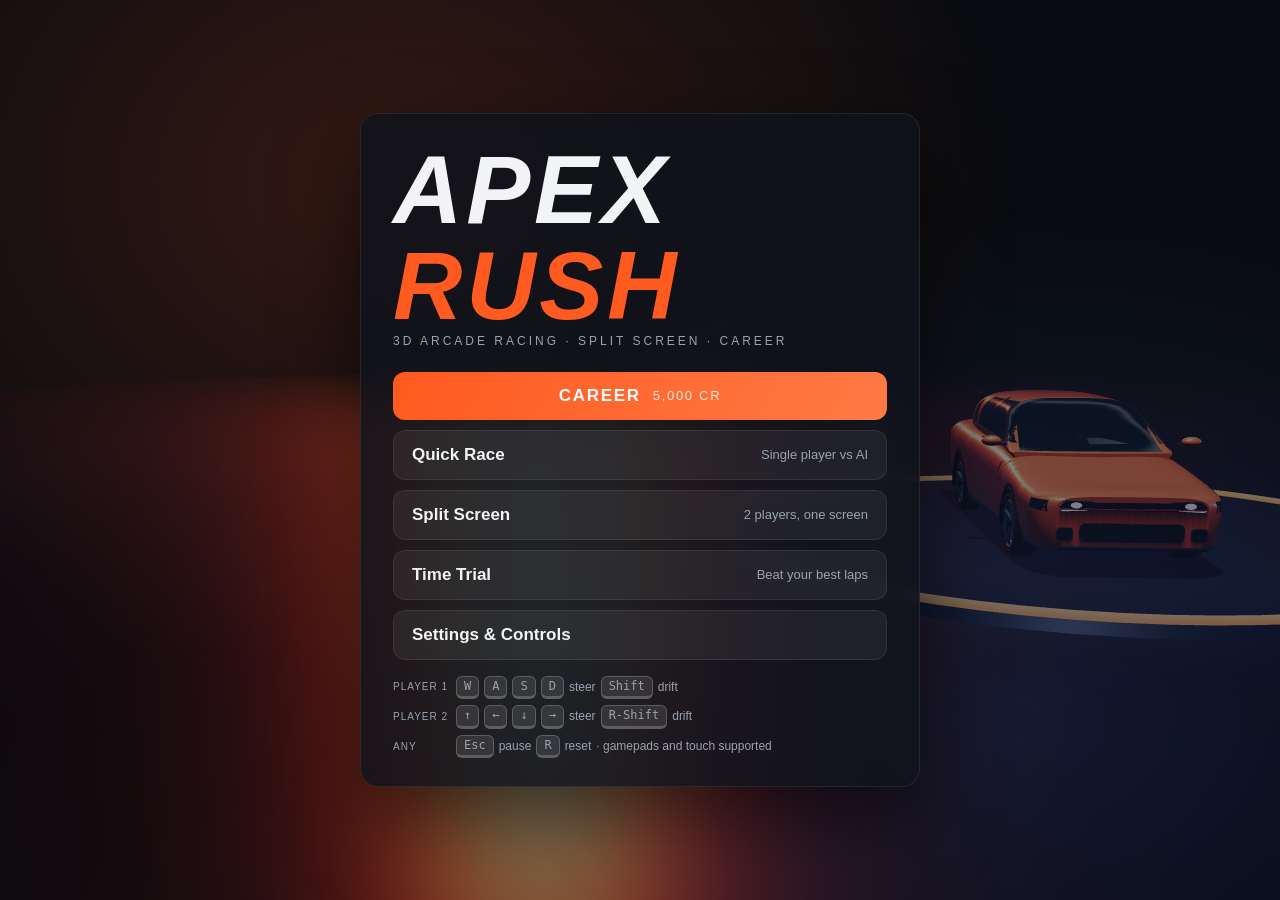
<file: index.html>
<!DOCTYPE html>
<html lang="en">
<head>
  <meta charset="utf-8" />
  <meta name="viewport" content="width=device-width, initial-scale=1, user-scalable=no" />
  <title>Apex Rush – 3D Racing</title>
  <link rel="icon" href="data:image/svg+xml,<svg xmlns='http://www.w3.org/2000/svg' viewBox='0 0 100 100'><rect width='100' height='100' rx='18' fill='%23ff5a1f'/><text x='50' y='68' font-size='52' text-anchor='middle' font-family='Arial' font-weight='bold' fill='white'>A</text></svg>" />
  <link rel="stylesheet" href="./style.css" />
  <script type="importmap">
    { "imports": { "three": "./vendor/three.module.js" } }
  </script>
</head>
<body>
  <canvas id="game"></canvas>

  <!-- Per-player heads-up displays -->
  <div id="hud-layer" class="hidden">
    <div class="hud" id="hud-0"></div>
    <div class="hud" id="hud-1"></div>
    <div id="hud-center"></div>
    <div id="hud-divider" class="hidden"></div>
  </div>

  <!-- Menus & overlays -->
  <div id="ui-layer">
    <div id="screen" class="screen"></div>
  </div>

  <div id="loading">
    <div class="logo">APEX <span>RUSH</span></div>
    <div class="sub">Loading engine…</div>
  </div>

  <script type="module" src="./src/main.js"></script>
</body>
</html>
</file>
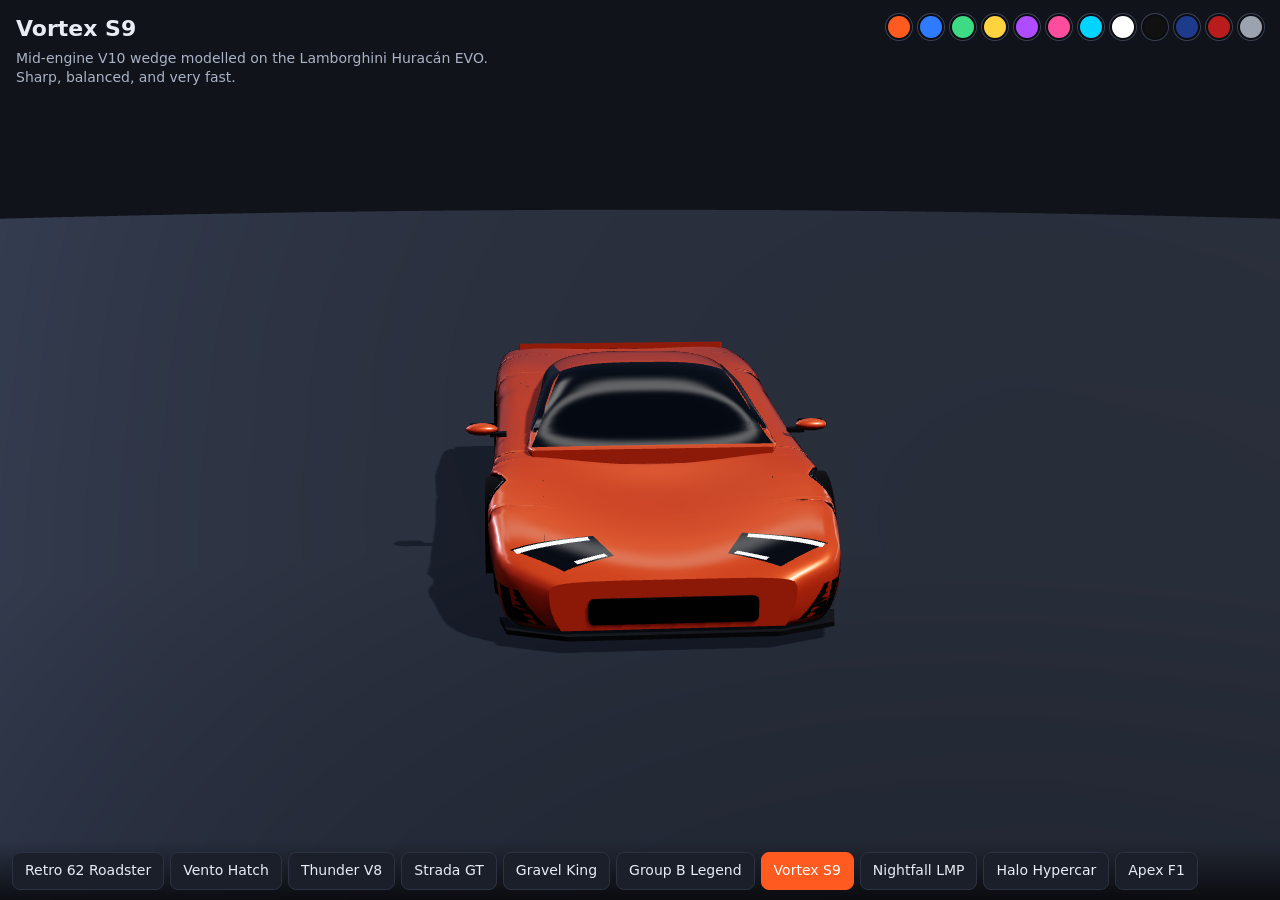
<file: showroom.html>
<!DOCTYPE html>
<html lang="en">
<head>
  <meta charset="utf-8" />
  <meta name="viewport" content="width=device-width, initial-scale=1" />
  <title>Apex Rush – Showroom</title>
  <script type="importmap">
    { "imports": { "three": "./vendor/three.module.js" } }
  </script>
  <style>
    html, body { margin: 0; height: 100%; background: #0b0d12; color: #e8ecf4; font: 14px/1.4 system-ui, sans-serif; overflow: hidden; }
    canvas { display: block; width: 100%; height: 100%; touch-action: none; }
    #bar { position: fixed; left: 0; right: 0; bottom: 0; display: flex; gap: 6px; padding: 10px 12px; overflow-x: auto; background: linear-gradient(transparent, rgba(0,0,0,.7)); }
    #bar button { flex: none; background: #1b1f2a; color: #e8ecf4; border: 1px solid #2c3242; border-radius: 8px; padding: 8px 12px; cursor: pointer; font: inherit; }
    #bar button.on { background: #ff5a1f; border-color: #ff5a1f; color: #fff; }
    #info { position: fixed; top: 14px; left: 16px; right: 16px; pointer-events: none; }
    #info h1 { margin: 0; font-size: 22px; }
    #info p { margin: 4px 0 0; max-width: 520px; color: #aab3c5; }
    #colors { position: fixed; top: 14px; right: 16px; display: flex; gap: 6px; }
    #colors i { width: 22px; height: 22px; border-radius: 50%; cursor: pointer; border: 2px solid #0b0d12; box-shadow: 0 0 0 1px #3a4152; }
    body.shot #bar, body.shot #info, body.shot #colors { display: none; }
  </style>
</head>
<body>
  <canvas id="c"></canvas>
  <div id="info"><h1></h1><p></p></div>
  <div id="colors"></div>
  <div id="bar"></div>
  <script type="module">
    import * as THREE from 'three';
    import { CARS, PLAYER_COLORS } from './src/data.js';
    import { buildCarMesh } from './src/car.js';

    const q = new URLSearchParams(location.search);
    if (q.has('shot')) document.body.classList.add('shot');
    const renderer = new THREE.WebGLRenderer({ canvas: document.getElementById('c'), antialias: true, preserveDrawingBuffer: true });
    renderer.setPixelRatio(Math.min(2, devicePixelRatio));
    renderer.shadowMap.enabled = true;
    renderer.shadowMap.type = THREE.PCFSoftShadowMap;
    renderer.toneMapping = THREE.ACESFilmicToneMapping;
    const scene = new THREE.Scene();
    scene.background = new THREE.Color(0x10131a);
    scene.add(new THREE.HemisphereLight(0xcfe0ff, 0x30343c, 1.1));
    const sun = new THREE.DirectionalLight(0xffffff, 2.4);
    sun.position.set(6, 10, 5); sun.castShadow = true; sun.shadow.mapSize.set(2048, 2048);
    Object.assign(sun.shadow.camera, { left: -5, right: 5, top: 5, bottom: -5 });
    scene.add(sun);
    const rim = new THREE.DirectionalLight(0x9fc0ff, 1.0); rim.position.set(-6, 4, -6); scene.add(rim);
    const floor = new THREE.Mesh(new THREE.CircleGeometry(40, 64), new THREE.MeshStandardMaterial({ color: 0x2a2d34, roughness: 0.6, metalness: 0.1 }));
    floor.rotation.x = -Math.PI / 2; floor.receiveShadow = true; scene.add(floor);
    const pm = new THREE.PMREMGenerator(renderer);
    const env = new THREE.Scene();
    env.add(new THREE.Mesh(new THREE.SphereGeometry(30, 16, 8), new THREE.MeshBasicMaterial({ color: 0x3a4152, side: THREE.BackSide })));
    for (const [x, y, z] of [[10, 12, 6], [-8, 10, -6], [0, 14, -10], [12, 3, -8]]) { const l = new THREE.Mesh(new THREE.BoxGeometry(8, 1, 14), new THREE.MeshBasicMaterial({ color: 0xffffff })); l.position.set(x, y, z); l.lookAt(0, 0, 0); env.add(l); }
    const ground = new THREE.Mesh(new THREE.CircleGeometry(30, 16), new THREE.MeshBasicMaterial({ color: 0x1a1c20 })); ground.rotation.x = -Math.PI / 2; ground.position.y = -1; env.add(ground);
    scene.environment = pm.fromScene(env, 0.03).texture;

    const camera = new THREE.PerspectiveCamera(35, 1, 0.1, 200);
    let yaw = +(q.get('yaw') ?? 0.75), pitch = +(q.get('pitch') ?? 0.22), dist = +(q.get('dist') ?? 9.5);
    let carId = q.get('car') || 'super';
    let color = q.has('color') ? parseInt(q.get('color'), 16) : PLAYER_COLORS[0];
    let mesh = null;

    function show() {
      if (mesh) scene.remove(mesh);
      mesh = buildCarMesh(CARS.find(c => c.id === carId)?.shape || carId, color);
      scene.add(mesh);
      const car = CARS.find(c => c.id === carId);
      document.querySelector('#info h1').textContent = car ? car.name : carId;
      document.querySelector('#info p').textContent = car ? car.desc : '';
      document.querySelectorAll('#bar button').forEach(b => b.classList.toggle('on', b.dataset.id === carId));
    }
    const bar = document.getElementById('bar');
    for (const c of CARS) { const b = document.createElement('button'); b.textContent = c.name; b.dataset.id = c.id; b.onclick = () => { carId = c.id; show(); }; bar.appendChild(b); }
    const cols = document.getElementById('colors');
    for (const c of [...PLAYER_COLORS, 0x111111, 0x1e3a8a, 0xb91c1c, 0x9ca3af]) { const i = document.createElement('i'); i.style.background = '#' + c.toString(16).padStart(6, '0'); i.onclick = () => { color = c; show(); }; cols.appendChild(i); }
    show();

    let drag = null;
    addEventListener('pointerdown', e => { if (e.target.tagName === 'CANVAS') drag = [e.clientX, e.clientY]; });
    addEventListener('pointerup', () => drag = null);
    addEventListener('pointermove', e => { if (!drag) return; yaw -= (e.clientX - drag[0]) * 0.008; pitch = Math.max(0.02, Math.min(1.3, pitch + (e.clientY - drag[1]) * 0.006)); drag = [e.clientX, e.clientY]; });
    addEventListener('wheel', e => { dist = Math.max(4, Math.min(20, dist * (1 + e.deltaY * 0.001))); });
    function resize() { renderer.setSize(innerWidth, innerHeight, false); camera.aspect = innerWidth / innerHeight; camera.updateProjectionMatrix(); }
    addEventListener('resize', resize); resize();
    const spinning = !q.has('shot');
    let last = performance.now();
    renderer.setAnimationLoop((t) => {
      const dt = (t - last) / 1000; last = t;
      if (spinning && !drag) yaw += dt * 0.15;
      const ty = +(q.get('ty') ?? 0.55);
      camera.position.set(Math.sin(yaw) * Math.cos(pitch) * dist, ty + Math.sin(pitch) * dist, Math.cos(yaw) * Math.cos(pitch) * dist);
      camera.lookAt(0, ty, 0);
      renderer.render(scene, camera);
    });
    // Scripted views (used for screenshots): setView({ car, color, yaw, pitch, dist, ty })
    window.setView = (v) => new Promise((res) => {
      if (v.car !== undefined && v.car !== carId || v.color !== undefined && v.color !== color) { carId = v.car ?? carId; color = v.color ?? color; show(); }
      yaw = v.yaw ?? yaw; pitch = v.pitch ?? pitch; dist = v.dist ?? dist; q.set('ty', v.ty ?? 0.55);
      requestAnimationFrame(() => requestAnimationFrame(res));
    });
    window.__ready = true;
  </script>
</body>
</html>
</file>
<file: style.css>
:root {
  --accent: #ff5a1f;
  --accent-2: #ffb347;
  --bg: #0b0d12;
  --panel: rgba(16, 19, 27, 0.86);
  --panel-border: rgba(255, 255, 255, 0.08);
  --text: #f2f3f5;
  --muted: #9aa3b2;
  --good: #3ddc84;
  --bad: #ff4d4d;
  font-family: "Segoe UI", Roboto, Helvetica, Arial, sans-serif;
}

* { box-sizing: border-box; }
html, body { margin: 0; height: 100%; overflow: hidden; background: var(--bg); color: var(--text); }
canvas#game { position: fixed; inset: 0; width: 100%; height: 100%; display: block; }
.hidden { display: none !important; }

/* ---------- Loading ---------- */
#loading { position: fixed; inset: 0; display: flex; flex-direction: column; align-items: center; justify-content: center; background: var(--bg); z-index: 50; transition: opacity .4s; }
#loading .sub { color: var(--muted); margin-top: 12px; letter-spacing: .2em; text-transform: uppercase; font-size: 12px; }
.logo { font-size: clamp(42px, 8vw, 96px); font-weight: 900; letter-spacing: .04em; font-style: italic; line-height: 1; }
.logo span { color: var(--accent); }

/* ---------- UI Layer ---------- */
#ui-layer { position: fixed; inset: 0; z-index: 20; pointer-events: none; }
.screen { position: absolute; inset: 0; display: flex; align-items: center; justify-content: center; pointer-events: auto; overflow: auto; padding: 24px; }
.screen.transparent { background: transparent; }
.screen:not(.transparent) { background: radial-gradient(ellipse at 30% 20%, rgba(255,90,31,.18), transparent 50%), radial-gradient(ellipse at 80% 80%, rgba(63,120,255,.15), transparent 50%), rgba(8, 10, 15, .5); }
.screen.empty { display: none; }

.panel { background: var(--panel); border: 1px solid var(--panel-border); border-radius: 18px; padding: 28px 32px; width: min(920px, 100%); max-height: calc(100vh - 48px); overflow: auto; box-shadow: 0 30px 80px rgba(0,0,0,.6); backdrop-filter: blur(10px); }
.panel.narrow { width: min(560px, 100%); }
.panel h1 { margin: 0 0 6px; font-size: 40px; font-style: italic; font-weight: 900; letter-spacing: .03em; }
.panel h2 { margin: 0 0 18px; font-size: 26px; font-weight: 800; }
.panel h3 { margin: 18px 0 8px; font-size: 15px; text-transform: uppercase; letter-spacing: .15em; color: var(--muted); }
.panel p { color: var(--muted); line-height: 1.5; }
.tagline { color: var(--muted); margin-bottom: 24px; letter-spacing: .25em; text-transform: uppercase; font-size: 12px; }

.menu { display: flex; flex-direction: column; gap: 10px; }
button { font: inherit; color: var(--text); background: rgba(255,255,255,.06); border: 1px solid var(--panel-border); border-radius: 12px; padding: 14px 18px; font-size: 17px; font-weight: 700; cursor: pointer; text-align: left; transition: transform .08s, background .15s, border-color .15s; display: flex; justify-content: space-between; align-items: center; gap: 12px; }
button:hover:not(:disabled) { background: rgba(255,255,255,.12); border-color: rgba(255,255,255,.2); transform: translateX(3px); }
button:active:not(:disabled) { transform: scale(.98); }
button:disabled { opacity: .45; cursor: not-allowed; }
button.primary { background: linear-gradient(120deg, var(--accent), #ff7a45); border: none; color: #fff; text-align: center; justify-content: center; text-transform: uppercase; letter-spacing: .1em; }
button.primary:hover:not(:disabled) { background: linear-gradient(120deg, #ff6b35, #ff8c5a); transform: translateY(-2px); }
button.small { padding: 8px 12px; font-size: 13px; border-radius: 8px; }
button.ghost { background: transparent; }
button .hint { color: var(--muted); font-weight: 400; font-size: 13px; }
.row { display: flex; gap: 12px; flex-wrap: wrap; align-items: center; }
.row.between { justify-content: space-between; }
.row.end { justify-content: flex-end; }
.grid-2 { display: grid; grid-template-columns: 1fr 1fr; gap: 16px; }
.grid-3 { display: grid; grid-template-columns: repeat(3, 1fr); gap: 12px; }
@media (max-width: 720px) { .grid-2, .grid-3 { grid-template-columns: 1fr; } .panel { padding: 20px; } .panel h1 { font-size: 30px; } }

.field { display: flex; flex-direction: column; gap: 6px; margin-bottom: 14px; }
.field label { font-size: 12px; text-transform: uppercase; letter-spacing: .12em; color: var(--muted); }
select, input[type=text], input[type=range] { font: inherit; color: var(--text); background: rgba(255,255,255,.06); border: 1px solid var(--panel-border); border-radius: 10px; padding: 10px 12px; font-size: 15px; }
select option { color: #111; }
input[type=range] { padding: 0; accent-color: var(--accent); }
.chips { display: flex; gap: 8px; flex-wrap: wrap; }
.chip { padding: 8px 12px; border-radius: 999px; border: 1px solid var(--panel-border); background: rgba(255,255,255,.04); font-size: 14px; font-weight: 600; cursor: pointer; }
.chip.active { background: var(--accent); border-color: var(--accent); color: #fff; }
.chip.disabled { opacity: .4; cursor: not-allowed; }
.swatch { width: 26px; height: 26px; border-radius: 50%; border: 2px solid transparent; cursor: pointer; }
.swatch.active { border-color: #fff; box-shadow: 0 0 0 2px var(--accent); }

.card { background: rgba(255,255,255,.04); border: 1px solid var(--panel-border); border-radius: 14px; padding: 16px; }
.card.selected { border-color: var(--accent); box-shadow: inset 0 0 0 1px var(--accent); }
.card h4 { margin: 0 0 6px; font-size: 17px; }
.card .meta { color: var(--muted); font-size: 13px; }
.car-discipline { display: inline-block; color: var(--accent-2); font-size: 10px; font-weight: 800; letter-spacing: .12em; text-transform: uppercase; }
.stat-bar { height: 6px; background: rgba(255,255,255,.08); border-radius: 3px; overflow: hidden; margin: 4px 0 8px; }
.stat-bar i { display: block; height: 100%; background: linear-gradient(90deg, var(--accent), var(--accent-2)); }
.stat-row { display: flex; justify-content: space-between; font-size: 12px; color: var(--muted); text-transform: uppercase; letter-spacing: .08em; }

table { width: 100%; border-collapse: collapse; font-size: 15px; }
th, td { padding: 8px 10px; text-align: left; border-bottom: 1px solid var(--panel-border); }
th { color: var(--muted); font-size: 12px; text-transform: uppercase; letter-spacing: .1em; }
tr.you td { color: var(--accent-2); font-weight: 700; }
td.num, th.num { text-align: right; font-variant-numeric: tabular-nums; }
.money { color: var(--good); font-weight: 800; }
.badge { display: inline-block; padding: 3px 8px; border-radius: 6px; font-size: 11px; font-weight: 800; text-transform: uppercase; letter-spacing: .1em; background: rgba(255,255,255,.1); }
.badge.gold { background: #d4a017; color: #111; }
.badge.locked { background: rgba(255,77,77,.2); color: var(--bad); }
.badge.done { background: rgba(61,220,132,.2); color: var(--good); }
kbd { font-family: ui-monospace, Menlo, monospace; background: rgba(255,255,255,.1); border: 1px solid rgba(255,255,255,.2); border-bottom-width: 3px; border-radius: 6px; padding: 2px 7px; font-size: 12px; }
.controls-table td:first-child { color: var(--muted); }
.notice { background: rgba(255,90,31,.12); border: 1px solid rgba(255,90,31,.4); border-radius: 10px; padding: 10px 14px; font-size: 14px; }

/* ---------- HUD ---------- */
#hud-layer { position: fixed; inset: 0; z-index: 10; pointer-events: none; }
.hud { position: absolute; top: 0; bottom: 0; left: 0; width: 100%; }
.hud.half-left { width: 50%; left: 0; }
.hud.half-right { width: 50%; left: 50%; }
.hud.half-top { height: 50%; bottom: auto; }
.hud.half-bottom { top: 50%; height: 50%; }
#hud-divider { position: absolute; background: #000; z-index: 11; }
#hud-divider.vertical { top: 0; bottom: 0; left: calc(50% - 2px); width: 4px; }
#hud-divider.horizontal { left: 0; right: 0; top: calc(50% - 2px); height: 4px; }

.hud .top-left { position: absolute; top: 16px; left: 16px; display: flex; flex-direction: column; gap: 6px; }
.hud .top-right { position: absolute; top: 16px; right: 16px; text-align: right; }
.hud .bottom-right { position: absolute; bottom: 20px; right: 20px; text-align: right; }
.hud .bottom-left { position: absolute; bottom: 20px; left: 20px; }
.hud .pos { font-size: 56px; font-weight: 900; font-style: italic; line-height: 1; text-shadow: 0 4px 16px rgba(0,0,0,.6); }
.hud .pos .of { font-size: 18px; font-weight: 600; font-style: normal; color: rgba(255,255,255,.7); margin-left: 8px; vertical-align: baseline; }
.hud .lap { font-size: 18px; font-weight: 700; text-shadow: 0 2px 8px rgba(0,0,0,.6); }
.hud .lap span { color: rgba(255,255,255,.75); font-weight: 400; }
.hud .time { font-size: 15px; font-variant-numeric: tabular-nums; text-shadow: 0 2px 8px rgba(0,0,0,.6); }
.hud .time span { color: rgba(255,255,255,.75); }
.hud .speed { font-size: 60px; font-weight: 900; font-style: italic; line-height: 1; text-shadow: 0 4px 16px rgba(0,0,0,.6); }
.hud .speed small { font-size: 16px; font-weight: 600; margin-left: 4px; color: rgba(255,255,255,.85); }
.hud .gear-bar { height: 8px; width: 200px; background: rgba(0,0,0,.4); border-radius: 4px; overflow: hidden; margin-top: 8px; margin-left: auto; }
.hud .gear-bar i { display: block; height: 100%; background: linear-gradient(90deg, var(--good), var(--accent-2), var(--bad)); transition: width .05s; }
.hud .name { font-size: 12px; text-transform: uppercase; letter-spacing: .2em; color: rgba(255,255,255,.8); text-shadow: 0 2px 8px rgba(0,0,0,.6); }
.hud .msg { position: absolute; left: 50%; top: 22%; transform: translateX(-50%); font-size: 34px; font-weight: 900; font-style: italic; text-shadow: 0 4px 16px rgba(0,0,0,.7); white-space: nowrap; opacity: 0; transition: opacity .3s; text-align: center; }
.hud .msg.show { opacity: 1; }
.hud .msg .sub { display: block; font-size: 16px; font-weight: 600; color: var(--accent-2); font-style: normal; letter-spacing: .1em; }
.hud .wrong { position: absolute; left: 50%; top: 40%; transform: translateX(-50%); color: var(--bad); font-weight: 900; font-size: 28px; text-shadow: 0 2px 10px #000; }
.hud .minimap { position: absolute; bottom: 20px; left: 50%; transform: translateX(-50%); width: 150px; height: 150px; opacity: .85; }
.hud.half-left .minimap, .hud.half-right .minimap { width: 110px; height: 110px; }
.hud.half-top .minimap, .hud.half-bottom .minimap { width: 110px; height: 110px; left: 20px; bottom: 16px; transform: none; }
.hud.half-top .bottom-left, .hud.half-bottom .bottom-left { left: 140px; }
.hud .standings { position: absolute; top: 16px; right: 16px; font-size: 13px; background: rgba(0,0,0,.35); border-radius: 8px; padding: 6px 10px; font-variant-numeric: tabular-nums; }
.hud .standings div { display: flex; gap: 8px; }
.hud .standings div.me { color: var(--accent-2); font-weight: 700; }
.hud .standings div span:first-child { width: 20px; text-align: right; color: var(--muted); }

#hud-center { position: absolute; inset: 0; display: flex; align-items: center; justify-content: center; }
#hud-center .count { font-size: clamp(80px, 18vw, 200px); font-weight: 900; font-style: italic; color: var(--accent); text-shadow: 0 0 40px rgba(255,90,31,.6), 0 8px 24px rgba(0,0,0,.6); animation: pop .9s ease-out; }
#hud-center .count.go { color: var(--good); text-shadow: 0 0 40px rgba(61,220,132,.6); }
@keyframes pop { 0% { transform: scale(1.6); opacity: 0; } 20% { transform: scale(1); opacity: 1; } 100% { transform: scale(.9); opacity: .9; } }

/* Results */
.podium { display: flex; gap: 12px; align-items: flex-end; justify-content: center; margin: 12px 0 22px; }
.podium .step { width: 120px; text-align: center; border-radius: 12px 12px 0 0; padding: 12px 8px; background: rgba(255,255,255,.06); font-weight: 800; }
.podium .step.p1 { height: 130px; background: linear-gradient(180deg, #d4a017, rgba(212,160,23,.2)); order: 2; }
.podium .step.p2 { height: 105px; background: linear-gradient(180deg, #b0b7c3, rgba(176,183,195,.2)); order: 1; }
.podium .step.p3 { height: 85px; background: linear-gradient(180deg, #b5652a, rgba(181,101,42,.2)); order: 3; }
.podium .step .n { font-size: 30px; }
.podium .step .who { font-size: 13px; color: #fff; }

.progress { height: 10px; background: rgba(255,255,255,.08); border-radius: 5px; overflow: hidden; }
.progress i { display: block; height: 100%; background: var(--accent); }
.toast { position: fixed; bottom: 24px; left: 50%; transform: translateX(-50%); background: var(--panel); border: 1px solid var(--panel-border); padding: 12px 18px; border-radius: 12px; z-index: 40; font-weight: 600; animation: fadein .3s; }
@keyframes fadein { from { opacity: 0; transform: translate(-50%, 10px); } to { opacity: 1; transform: translate(-50%, 0); } }
.footer-note { color: var(--muted); font-size: 12px; margin-top: 16px; display: flex; flex-direction: column; gap: 6px; }
.keys-row { display: flex; align-items: center; gap: 5px; flex-wrap: wrap; line-height: 1.6; }
.keys-row > span:first-child { width: 58px; text-transform: uppercase; letter-spacing: .1em; font-size: 10px; color: var(--muted); }
kbd { display: inline-block; line-height: 1.3; margin: 0; }
.chip .badge { font-size: 9px; padding: 2px 5px; margin-left: 4px; vertical-align: middle; }

/* ---------- Touch controls ---------- */
#touch-controls { position: fixed; inset: 0; z-index: 15; pointer-events: none; }
#touch-controls .tc-group { position: absolute; display: flex; gap: 12px; pointer-events: auto; }
#touch-controls .left { left: 18px; bottom: 22px; }
#touch-controls .right { right: 18px; bottom: 22px; align-items: flex-end; }
#touch-controls .top { right: 18px; top: 60px; }
.tc { width: 84px; height: 84px; border-radius: 50%; background: rgba(0,0,0,.35); border: 2px solid rgba(255,255,255,.35); color: #fff; font-size: 26px; font-weight: 900; display: flex; align-items: center; justify-content: center; padding: 0; user-select: none; -webkit-user-select: none; touch-action: none; backdrop-filter: blur(4px); }
.tc.gas { width: 104px; height: 104px; background: rgba(61,220,132,.28); border-color: rgba(61,220,132,.7); font-size: 22px; }
.tc.small { width: 70px; height: 70px; font-size: 13px; background: rgba(255,90,31,.25); border-color: rgba(255,90,31,.6); }
.tc.tiny { width: 46px; height: 46px; font-size: 16px; border-radius: 12px; }
.tc.on { background: rgba(255,255,255,.4); transform: scale(.94); }
.tc:hover { transform: none; }
</file>
